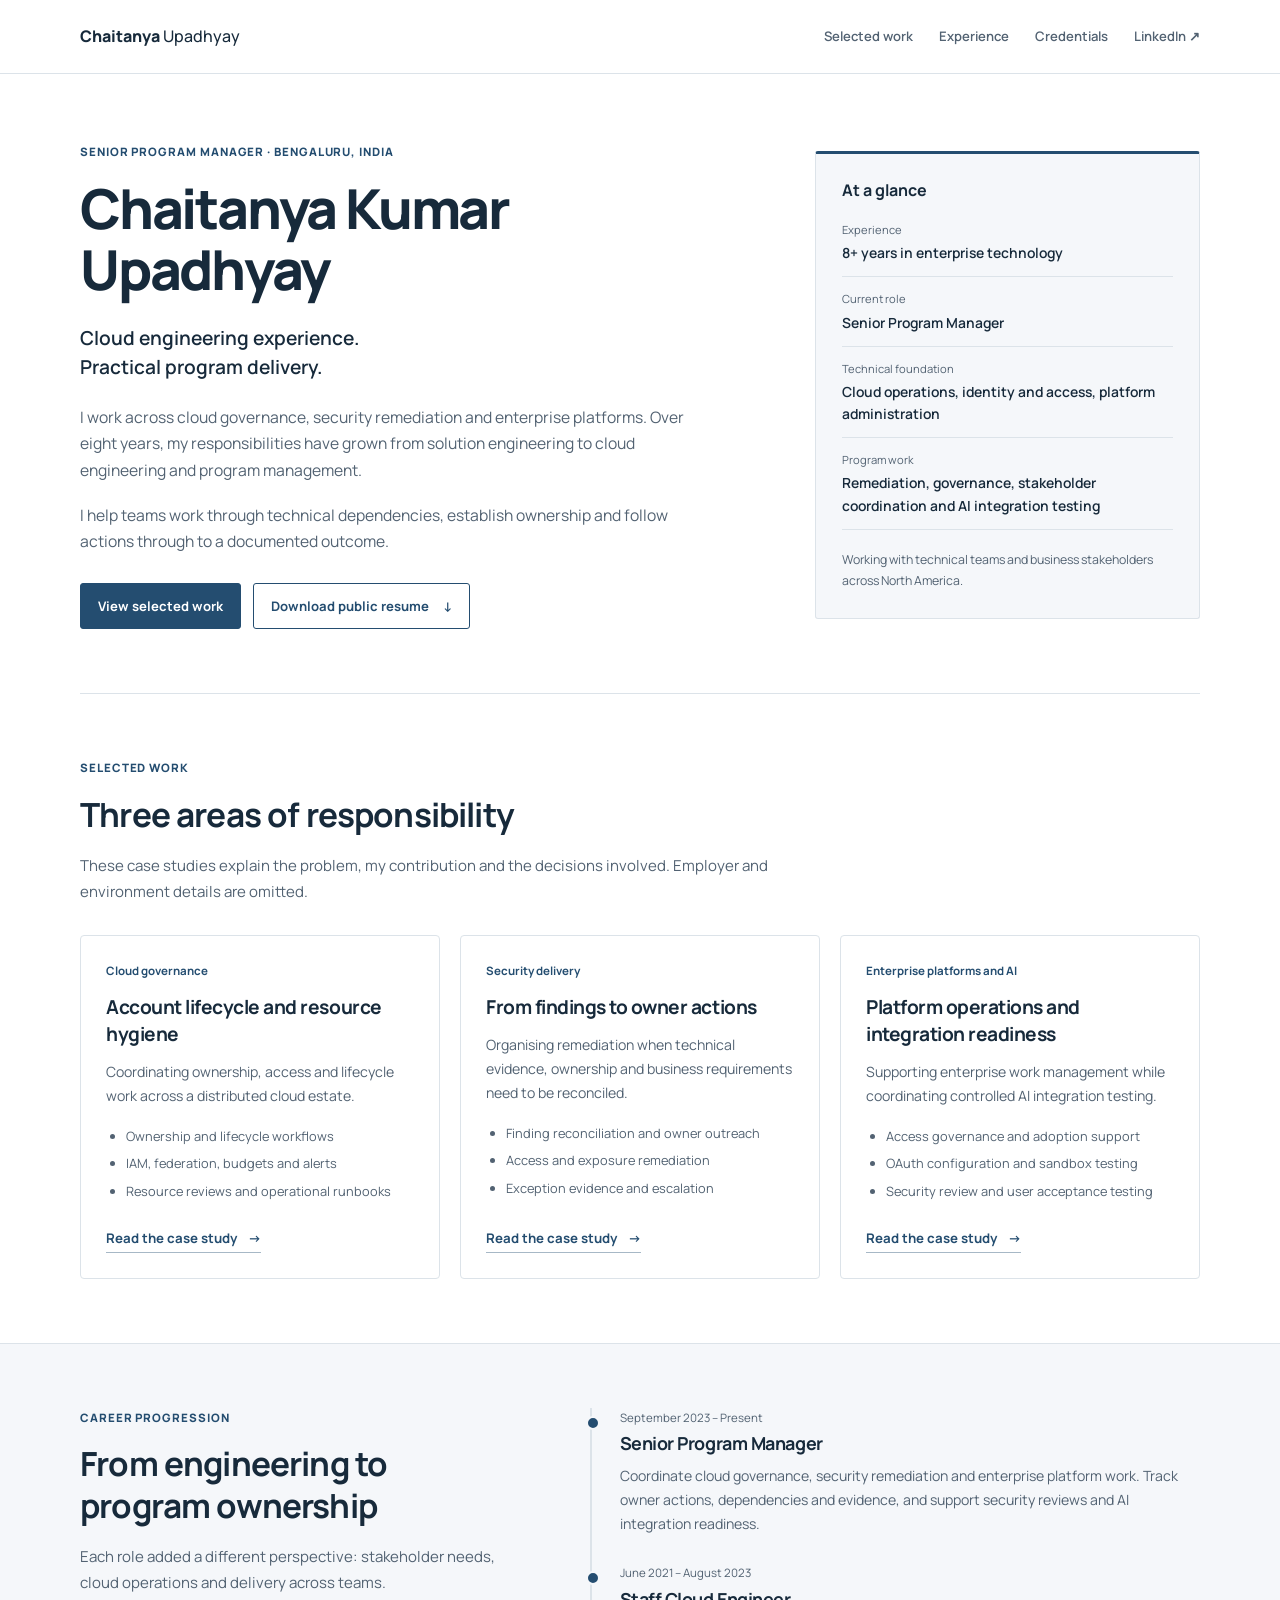
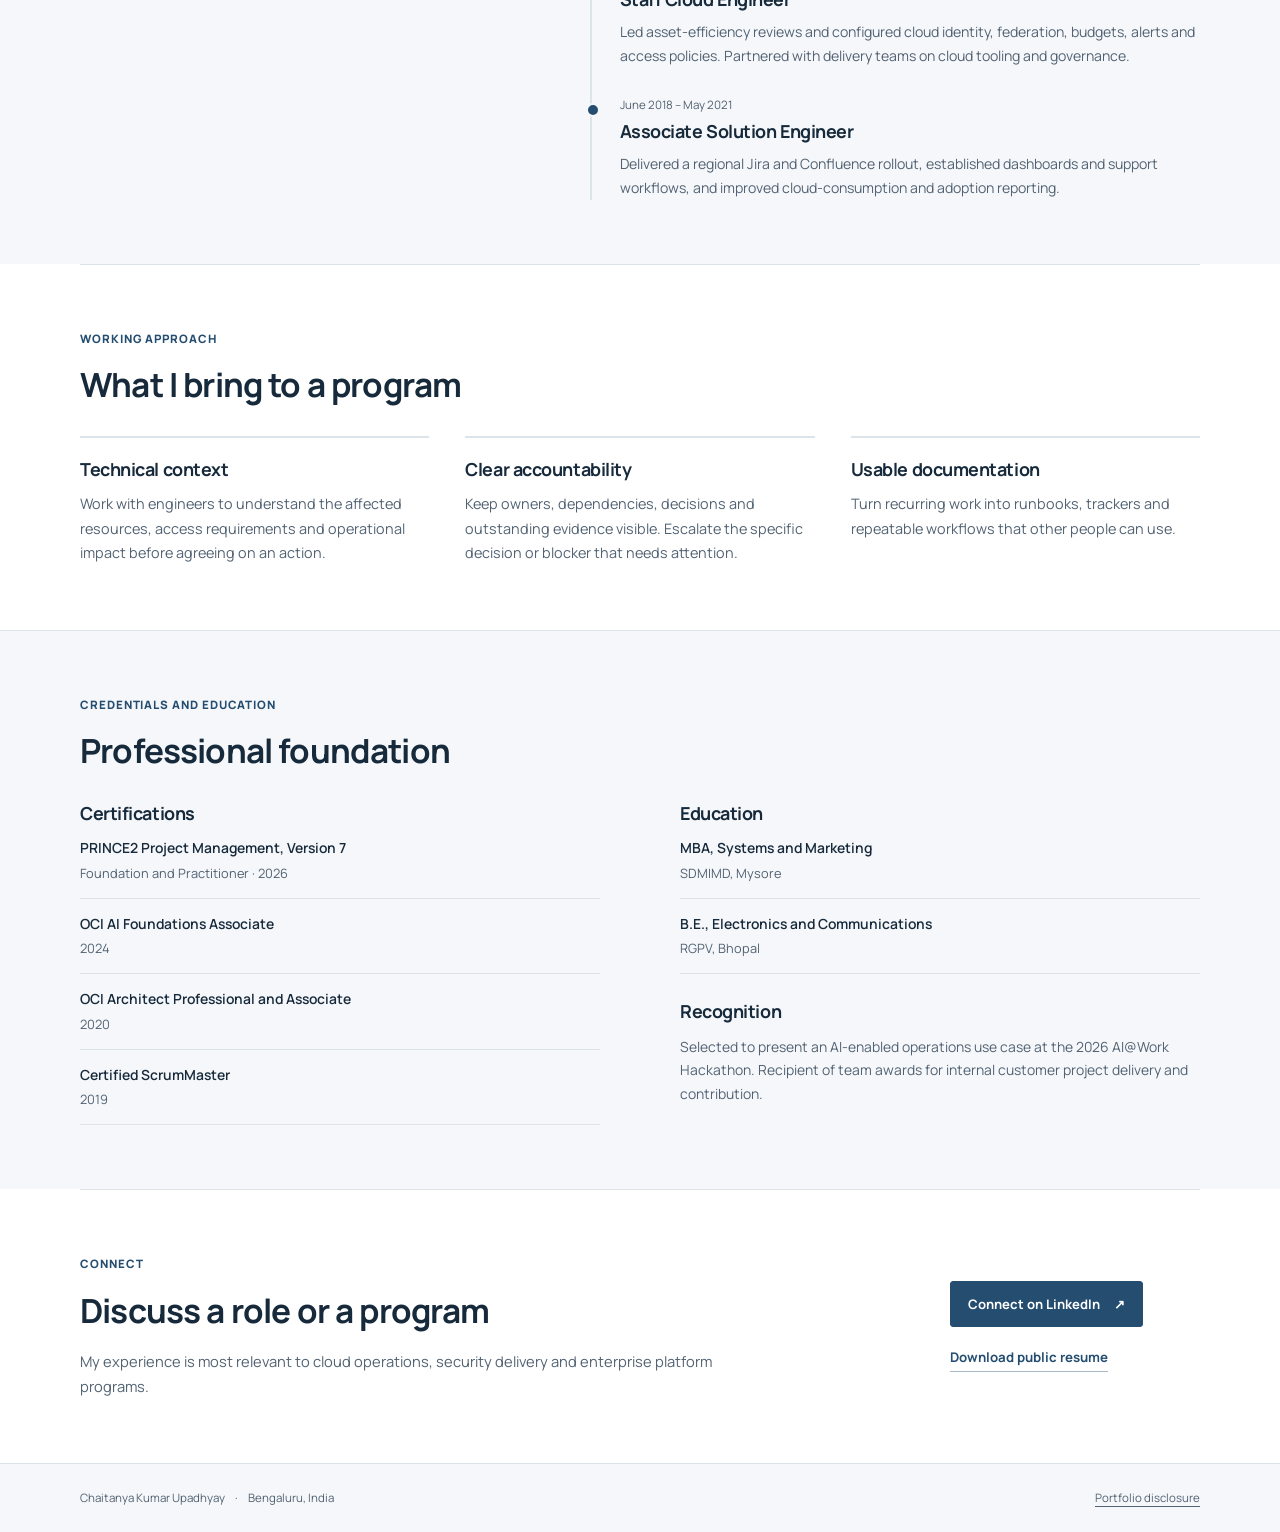
<file: index.html>
<!doctype html>
<html lang="en">
<head>
<meta charset="utf-8">
<meta name="viewport" content="width=device-width, initial-scale=1">
<meta name="description" content="Senior Program Manager with a cloud engineering background. Selected work in cloud governance, security remediation and enterprise platforms.">
<meta name="theme-color" content="#17324d">
<title>Senior Program Manager | Chaitanya Kumar Upadhyay</title>
<link rel="preconnect" href="https://fonts.googleapis.com">
<link rel="preconnect" href="https://fonts.gstatic.com" crossorigin>
<link href="https://fonts.googleapis.com/css2?family=Manrope:wght@400;500;600;700;800&display=swap" rel="stylesheet">
<link rel="stylesheet" href="styles.css">
</head>
<body>
<a class="skip-link" href="#main">Skip to content</a>
<header class="site-header">
<div class="header-inner">
<a class="wordmark" href="index.html" aria-label="Chaitanya Kumar Upadhyay home">Chaitanya <span>Upadhyay</span>
</a>
<nav aria-label="Primary navigation">
<a href="#work">Selected work</a>
<a href="#experience">Experience</a>
<a href="#credentials">Credentials</a>
<a href="https://www.linkedin.com/in/chaitanya-kumar-upadhyay-223477129/" target="_blank" rel="noopener noreferrer">LinkedIn <span aria-hidden="true">↗</span>
</a>
</nav>
</div>
</header>
<main id="main">
<section class="hero shell" aria-labelledby="hero-title">
 <div class="hero-copy">
<p class="eyebrow">Senior Program Manager · Bengaluru, India</p>
<h1 id="hero-title">Chaitanya Kumar<br>Upadhyay</h1>
<p class="lead">Cloud engineering experience.<br>Practical program delivery.</p>
<p class="intro">I work across cloud governance, security remediation and enterprise platforms. Over eight years, my responsibilities have grown from solution engineering to cloud engineering and program management.</p>
<p class="intro">I help teams work through technical dependencies, establish ownership and follow actions through to a documented outcome.</p>
<div class="actions">
<a class="button" href="#work">View selected work</a>
<a class="button secondary" href="assets/Chaitanya_Upadhyay_Public_Resume.pdf" download>Download public resume <span aria-hidden="true">↓</span>
</a>
</div>
</div>
 <aside class="profile-summary" aria-label="Professional overview">
<h2>At a glance</h2>
<dl>
<div>
<dt>Experience</dt>
<dd>8+ years in enterprise technology</dd>
</div>
<div>
<dt>Current role</dt>
<dd>Senior Program Manager</dd>
</div>
<div>
<dt>Technical foundation</dt>
<dd>Cloud operations, identity and access, platform administration</dd>
</div>
<div>
<dt>Program work</dt>
<dd>Remediation, governance, stakeholder coordination and AI integration testing</dd>
</div>
</dl>
<p>Working with technical teams and business stakeholders across North America.</p>
</aside>
</section>
<section id="work" class="section shell" aria-labelledby="work-title">
<div class="section-heading">
<p class="eyebrow">Selected work</p>
<h2 id="work-title">Three areas of responsibility</h2>
<p>These case studies explain the problem, my contribution and the decisions involved. Employer and environment details are omitted.</p>
</div>
<div class="case-grid">
<article class="case-card">
<p class="case-label">Cloud governance</p>
<h3>Account lifecycle and resource hygiene</h3>
<p>Coordinating ownership, access and lifecycle work across a distributed cloud estate.</p>
<ul>
<li>Ownership and lifecycle workflows</li>
<li>IAM, federation, budgets and alerts</li>
<li>Resource reviews and operational runbooks</li>
</ul>
<a class="text-link" href="cloud-governance.html">Read the case study <span aria-hidden="true">→</span>
</a>
</article>
<article class="case-card">
<p class="case-label">Security delivery</p>
<h3>From findings to owner actions</h3>
<p>Organising remediation when technical evidence, ownership and business requirements need to be reconciled.</p>
<ul>
<li>Finding reconciliation and owner outreach</li>
<li>Access and exposure remediation</li>
<li>Exception evidence and escalation</li>
</ul>
<a class="text-link" href="security-delivery.html">Read the case study <span aria-hidden="true">→</span>
</a>
</article>
<article class="case-card">
<p class="case-label">Enterprise platforms and AI</p>
<h3>Platform operations and integration readiness</h3>
<p>Supporting enterprise work management while coordinating controlled AI integration testing.</p>
<ul>
<li>Access governance and adoption support</li>
<li>OAuth configuration and sandbox testing</li>
<li>Security review and user acceptance testing</li>
</ul>
<a class="text-link" href="platform-ai.html">Read the case study <span aria-hidden="true">→</span>
</a>
</article>
</div>
</section>
<section id="experience" class="section section-tint" aria-labelledby="experience-title">
<div class="shell experience-layout">
<div class="section-heading">
<p class="eyebrow">Career progression</p>
<h2 id="experience-title">From engineering to program ownership</h2>
<p>Each role added a different perspective: stakeholder needs, cloud operations and delivery across teams.</p>
</div>
<div class="timeline">
<article>
<p class="date">September 2023 – Present</p>
<h3>Senior Program Manager</h3>
<p>Coordinate cloud governance, security remediation and enterprise platform work. Track owner actions, dependencies and evidence, and support security reviews and AI integration readiness.</p>
</article>
<article>
<p class="date">June 2021 – August 2023</p>
<h3>Staff Cloud Engineer</h3>
<p>Led asset-efficiency reviews and configured cloud identity, federation, budgets, alerts and access policies. Partnered with delivery teams on cloud tooling and governance.</p>
</article>
<article>
<p class="date">June 2018 – May 2021</p>
<h3>Associate Solution Engineer</h3>
<p>Delivered a regional Jira and Confluence rollout, established dashboards and support workflows, and improved cloud-consumption and adoption reporting.</p>
</article>
</div>
</div>
</section>
<section id="approach" class="section shell" aria-labelledby="approach-title">
<div class="section-heading">
<p class="eyebrow">Working approach</p>
<h2 id="approach-title">What I bring to a program</h2>
</div>
<div class="approach-grid">
<article>
<h3>Technical context</h3>
<p>Work with engineers to understand the affected resources, access requirements and operational impact before agreeing on an action.</p>
</article>
<article>
<h3>Clear accountability</h3>
<p>Keep owners, dependencies, decisions and outstanding evidence visible. Escalate the specific decision or blocker that needs attention.</p>
</article>
<article>
<h3>Usable documentation</h3>
<p>Turn recurring work into runbooks, trackers and repeatable workflows that other people can use.</p>
</article>
</div>
</section>
<section id="credentials" class="section section-tint" aria-labelledby="credentials-title">
<div class="shell">
<div class="section-heading">
<p class="eyebrow">Credentials and education</p>
<h2 id="credentials-title">Professional foundation</h2>
</div>
<div class="credentials-grid">
<div>
<h3>Certifications</h3>
<ul class="credential-list">
<li>
<strong>PRINCE2 Project Management, Version 7</strong>
<span>Foundation and Practitioner · 2026</span>
</li>
<li>
<strong>OCI AI Foundations Associate</strong>
<span>2024</span>
</li>
<li>
<strong>OCI Architect Professional and Associate</strong>
<span>2020</span>
</li>
<li>
<strong>Certified ScrumMaster</strong>
<span>2019</span>
</li>
</ul>
</div>
<div>
<h3>Education</h3>
<ul class="credential-list">
<li>
<strong>MBA, Systems and Marketing</strong>
<span>SDMIMD, Mysore</span>
</li>
<li>
<strong>B.E., Electronics and Communications</strong>
<span>RGPV, Bhopal</span>
</li>
</ul>
<h3 class="recognition-heading">Recognition</h3>
<p>Selected to present an AI-enabled operations use case at the 2026 AI@Work Hackathon. Recipient of team awards for internal customer project delivery and contribution.</p>
</div>
</div>
</div>
</section>
<section id="contact" class="section shell contact" aria-labelledby="contact-title">
<div>
<p class="eyebrow">Connect</p>
<h2 id="contact-title">Discuss a role or a program</h2>
<p>My experience is most relevant to cloud operations, security delivery and enterprise platform programs.</p>
</div>
<div class="actions">
<a class="button" href="https://www.linkedin.com/in/chaitanya-kumar-upadhyay-223477129/" target="_blank" rel="noopener noreferrer">Connect on LinkedIn <span aria-hidden="true">↗</span>
</a>
<a class="text-link" href="assets/Chaitanya_Upadhyay_Public_Resume.pdf" download>Download public resume</a>
</div>
</section>
</main>
<footer class="site-footer">
<div>
<p>Chaitanya Kumar Upadhyay <span class="footer-separator">·</span> Bengaluru, India</p>
<a href="disclaimer.html">Portfolio disclosure</a>
</div>
</footer>
</body>
</html>
</file>
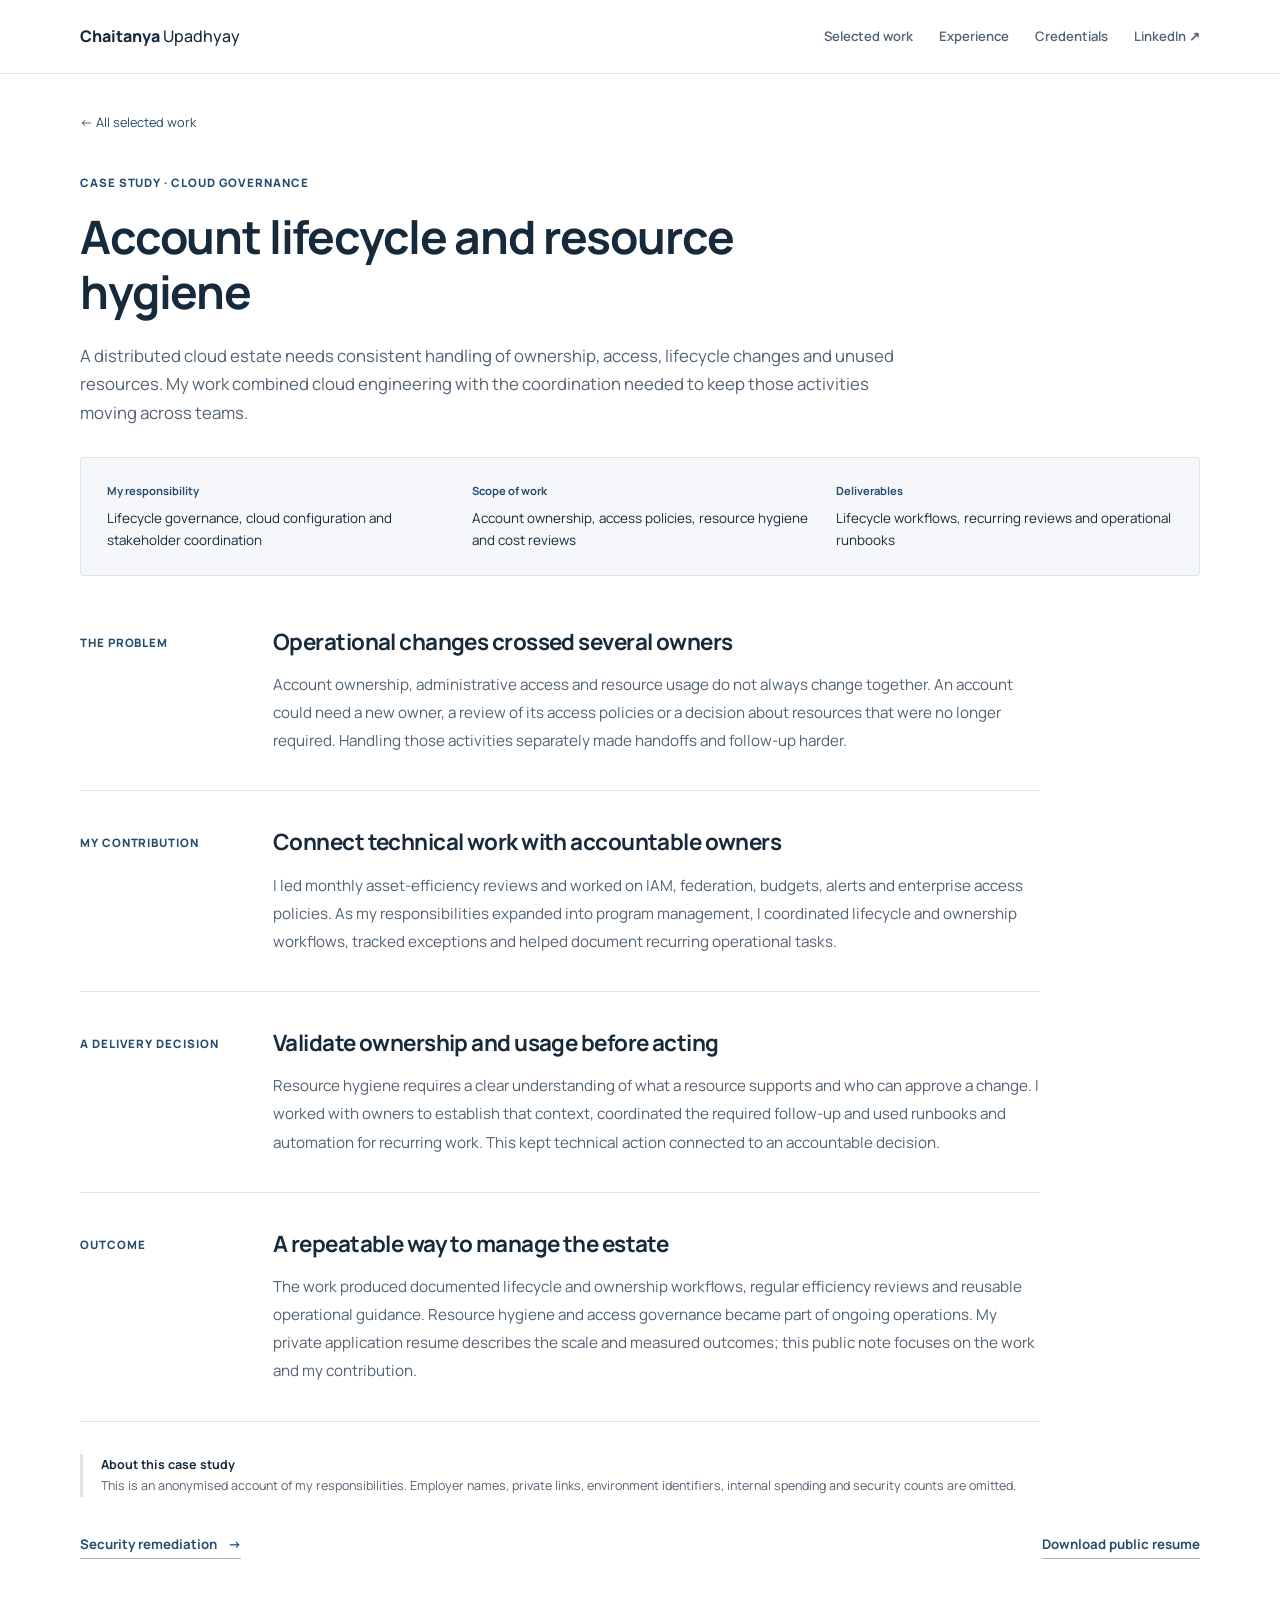
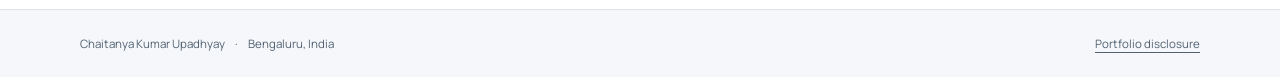
<file: cloud-governance.html>
<!doctype html>
<html lang="en">
<head>
<meta charset="utf-8">
<meta name="viewport" content="width=device-width, initial-scale=1">
<meta name="description" content="A distributed cloud estate needs consistent handling of ownership, access, lifecycle changes and unused resources. My work combined cloud engineering with the coordination needed to keep those activities moving across teams.">
<meta name="theme-color" content="#17324d">
<title>Account lifecycle and resource hygiene | Chaitanya Kumar Upadhyay</title>
<link rel="preconnect" href="https://fonts.googleapis.com">
<link rel="preconnect" href="https://fonts.gstatic.com" crossorigin>
<link href="https://fonts.googleapis.com/css2?family=Manrope:wght@400;500;600;700;800&display=swap" rel="stylesheet">
<link rel="stylesheet" href="styles.css">
</head>
<body>
<a class="skip-link" href="#main">Skip to content</a>
<header class="site-header">
<div class="header-inner">
<a class="wordmark" href="index.html" aria-label="Chaitanya Kumar Upadhyay home">Chaitanya <span>Upadhyay</span>
</a>
<nav aria-label="Primary navigation">
<a href="index.html#work">Selected work</a>
<a href="index.html#experience">Experience</a>
<a href="index.html#credentials">Credentials</a>
<a href="https://www.linkedin.com/in/chaitanya-kumar-upadhyay-223477129/" target="_blank" rel="noopener noreferrer">LinkedIn <span aria-hidden="true">↗</span>
</a>
</nav>
</div>
</header>
<main id="main" class="case-main shell">
<a class="back-link" href="index.html#work">← All selected work</a>
<header class="case-hero">
<p class="eyebrow">Case study · Cloud governance</p>
<h1>Account lifecycle and resource hygiene</h1>
<p class="case-intro">A distributed cloud estate needs consistent handling of ownership, access, lifecycle changes and unused resources. My work combined cloud engineering with the coordination needed to keep those activities moving across teams.</p>
</header>
<dl class="case-facts">
<div>
<dt>My responsibility</dt>
<dd>Lifecycle governance, cloud configuration and stakeholder coordination</dd>
</div>
<div>
<dt>Scope of work</dt>
<dd>Account ownership, access policies, resource hygiene and cost reviews</dd>
</div>
<div>
<dt>Deliverables</dt>
<dd>Lifecycle workflows, recurring reviews and operational runbooks</dd>
</div>
</dl>
<div class="case-body">
<section class="case-section">
<p class="eyebrow">The problem</p>
<div>
<h2>Operational changes crossed several owners</h2>
<p>Account ownership, administrative access and resource usage do not always change together. An account could need a new owner, a review of its access policies or a decision about resources that were no longer required. Handling those activities separately made handoffs and follow-up harder.</p>
</div>
</section>
<section class="case-section">
<p class="eyebrow">My contribution</p>
<div>
<h2>Connect technical work with accountable owners</h2>
<p>I led monthly asset-efficiency reviews and worked on IAM, federation, budgets, alerts and enterprise access policies. As my responsibilities expanded into program management, I coordinated lifecycle and ownership workflows, tracked exceptions and helped document recurring operational tasks.</p>
</div>
</section>
<section class="case-section">
<p class="eyebrow">A delivery decision</p>
<div>
<h2>Validate ownership and usage before acting</h2>
<p>Resource hygiene requires a clear understanding of what a resource supports and who can approve a change. I worked with owners to establish that context, coordinated the required follow-up and used runbooks and automation for recurring work. This kept technical action connected to an accountable decision.</p>
</div>
</section>
<section class="case-section">
<p class="eyebrow">Outcome</p>
<div>
<h2>A repeatable way to manage the estate</h2>
<p>The work produced documented lifecycle and ownership workflows, regular efficiency reviews and reusable operational guidance. Resource hygiene and access governance became part of ongoing operations. My private application resume describes the scale and measured outcomes; this public note focuses on the work and my contribution.</p>
</div>
</section>
</div>
<aside class="case-context">
<strong>About this case study</strong>
<p>This is an anonymised account of my responsibilities. Employer names, private links, environment identifiers, internal spending and security counts are omitted.</p>
</aside>
<div class="case-end">
<a class="text-link" href="security-delivery.html">Security remediation <span aria-hidden="true">→</span>
</a>
<a class="text-link" href="assets/Chaitanya_Upadhyay_Public_Resume.pdf" download>Download public resume</a>
</div>
</main>
<footer class="site-footer">
<div>
<p>Chaitanya Kumar Upadhyay <span class="footer-separator">·</span> Bengaluru, India</p>
<a href="disclaimer.html">Portfolio disclosure</a>
</div>
</footer>
</body>
</html>
</file>
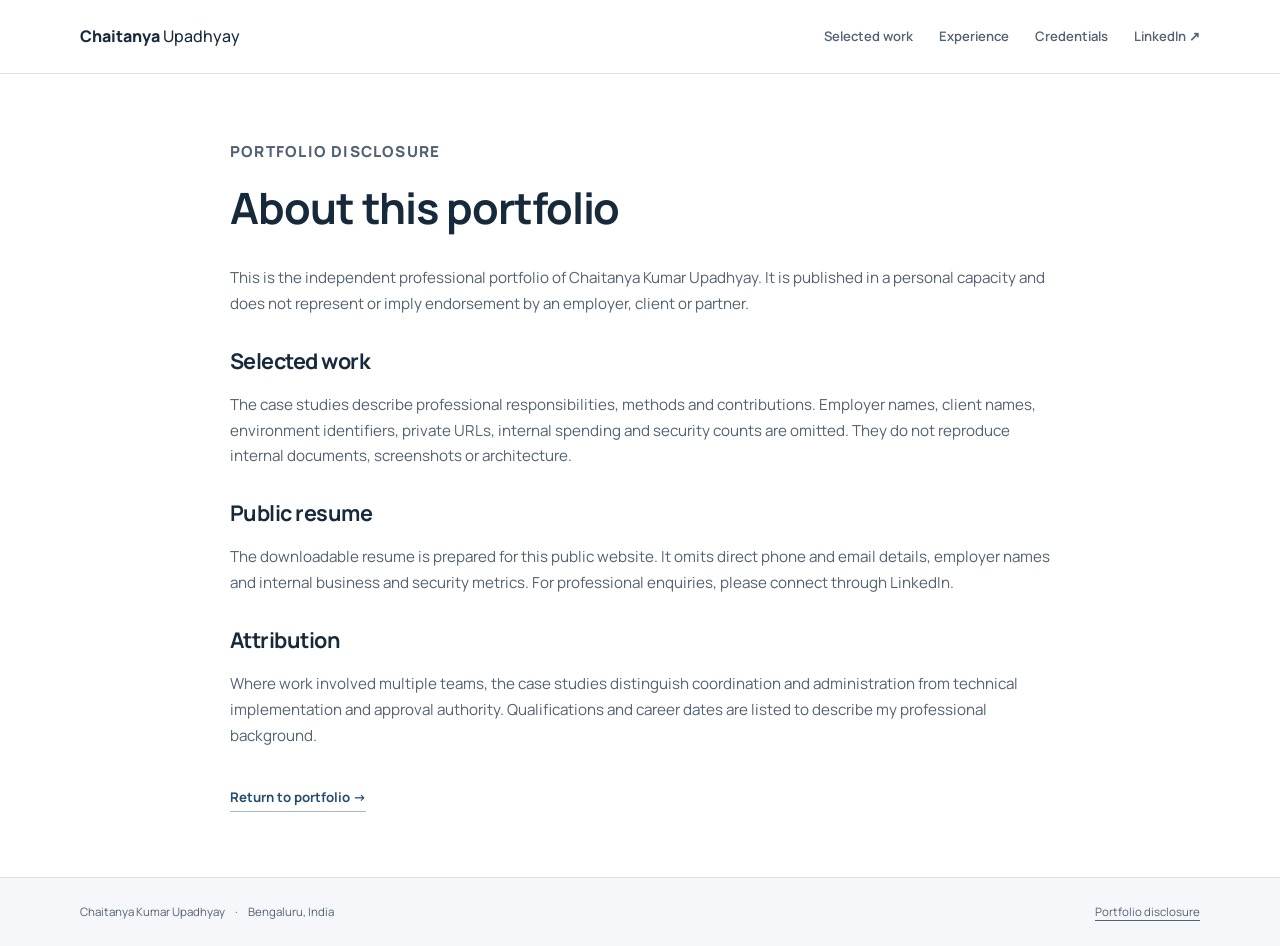
<file: disclaimer.html>
<!doctype html>
<html lang="en">
<head>
<meta charset="utf-8">
<meta name="viewport" content="width=device-width, initial-scale=1">
<meta name="description" content="Information about this independent professional portfolio.">
<meta name="theme-color" content="#17324d">
<title>Portfolio disclosure | Chaitanya Kumar Upadhyay</title>
<link rel="preconnect" href="https://fonts.googleapis.com">
<link rel="preconnect" href="https://fonts.gstatic.com" crossorigin>
<link href="https://fonts.googleapis.com/css2?family=Manrope:wght@400;500;600;700;800&display=swap" rel="stylesheet">
<link rel="stylesheet" href="styles.css">
</head>
<body>
<a class="skip-link" href="#main">Skip to content</a>
<header class="site-header">
<div class="header-inner">
<a class="wordmark" href="index.html" aria-label="Chaitanya Kumar Upadhyay home">Chaitanya <span>Upadhyay</span>
</a>
<nav aria-label="Primary navigation">
<a href="index.html#work">Selected work</a>
<a href="index.html#experience">Experience</a>
<a href="index.html#credentials">Credentials</a>
<a href="https://www.linkedin.com/in/chaitanya-kumar-upadhyay-223477129/" target="_blank" rel="noopener noreferrer">LinkedIn <span aria-hidden="true">↗</span>
</a>
</nav>
</div>
</header>
<main id="main" class="shell disclosure">
<p class="eyebrow">Portfolio disclosure</p>
<h1>About this portfolio</h1>
<p>This is the independent professional portfolio of Chaitanya Kumar Upadhyay. It is published in a personal capacity and does not represent or imply endorsement by an employer, client or partner.</p>
<h2>Selected work</h2>
<p>The case studies describe professional responsibilities, methods and contributions. Employer names, client names, environment identifiers, private URLs, internal spending and security counts are omitted. They do not reproduce internal documents, screenshots or architecture.</p>
<h2>Public resume</h2>
<p>The downloadable resume is prepared for this public website. It omits direct phone and email details, employer names and internal business and security metrics. For professional enquiries, please connect through LinkedIn.</p>
<h2>Attribution</h2>
<p>Where work involved multiple teams, the case studies distinguish coordination and administration from technical implementation and approval authority. Qualifications and career dates are listed to describe my professional background.</p>
<a class="text-link" href="index.html">Return to portfolio →</a>
</main>
<footer class="site-footer">
<div>
<p>Chaitanya Kumar Upadhyay <span class="footer-separator">·</span> Bengaluru, India</p>
<a href="disclaimer.html">Portfolio disclosure</a>
</div>
</footer>
</body>
</html>
</file>
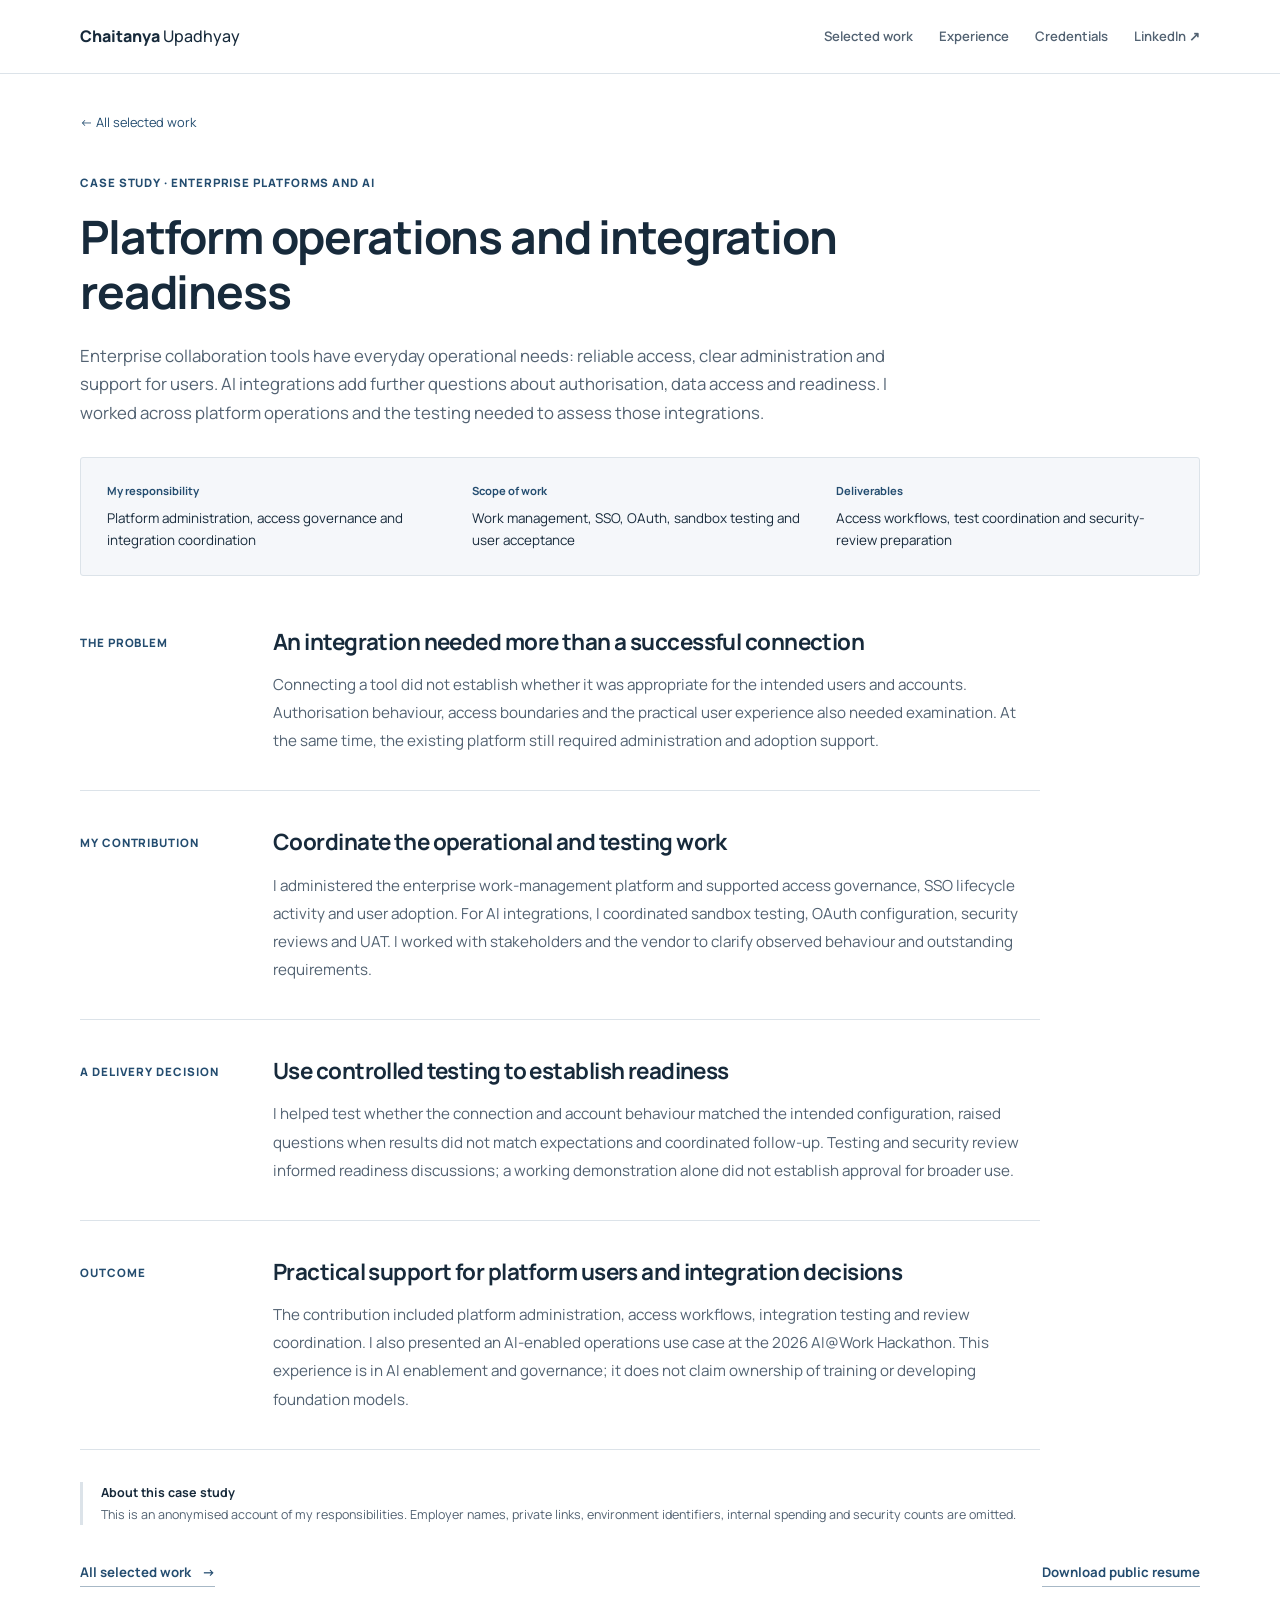
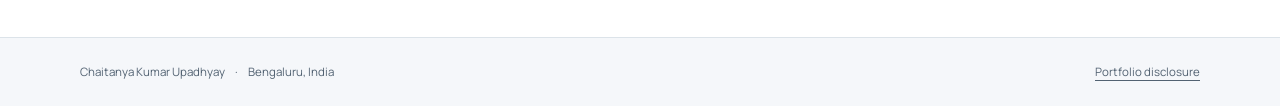
<file: platform-ai.html>
<!doctype html>
<html lang="en">
<head>
<meta charset="utf-8">
<meta name="viewport" content="width=device-width, initial-scale=1">
<meta name="description" content="Enterprise collaboration tools have everyday operational needs: reliable access, clear administration and support for users. AI integrations add further questions about authorisation, data access and readiness. I worked across platform operations and the testing needed to assess those integrations.">
<meta name="theme-color" content="#17324d">
<title>Platform operations and integration readiness | Chaitanya Kumar Upadhyay</title>
<link rel="preconnect" href="https://fonts.googleapis.com">
<link rel="preconnect" href="https://fonts.gstatic.com" crossorigin>
<link href="https://fonts.googleapis.com/css2?family=Manrope:wght@400;500;600;700;800&display=swap" rel="stylesheet">
<link rel="stylesheet" href="styles.css">
</head>
<body>
<a class="skip-link" href="#main">Skip to content</a>
<header class="site-header">
<div class="header-inner">
<a class="wordmark" href="index.html" aria-label="Chaitanya Kumar Upadhyay home">Chaitanya <span>Upadhyay</span>
</a>
<nav aria-label="Primary navigation">
<a href="index.html#work">Selected work</a>
<a href="index.html#experience">Experience</a>
<a href="index.html#credentials">Credentials</a>
<a href="https://www.linkedin.com/in/chaitanya-kumar-upadhyay-223477129/" target="_blank" rel="noopener noreferrer">LinkedIn <span aria-hidden="true">↗</span>
</a>
</nav>
</div>
</header>
<main id="main" class="case-main shell">
<a class="back-link" href="index.html#work">← All selected work</a>
<header class="case-hero">
<p class="eyebrow">Case study · Enterprise platforms and AI</p>
<h1>Platform operations and integration readiness</h1>
<p class="case-intro">Enterprise collaboration tools have everyday operational needs: reliable access, clear administration and support for users. AI integrations add further questions about authorisation, data access and readiness. I worked across platform operations and the testing needed to assess those integrations.</p>
</header>
<dl class="case-facts">
<div>
<dt>My responsibility</dt>
<dd>Platform administration, access governance and integration coordination</dd>
</div>
<div>
<dt>Scope of work</dt>
<dd>Work management, SSO, OAuth, sandbox testing and user acceptance</dd>
</div>
<div>
<dt>Deliverables</dt>
<dd>Access workflows, test coordination and security-review preparation</dd>
</div>
</dl>
<div class="case-body">
<section class="case-section">
<p class="eyebrow">The problem</p>
<div>
<h2>An integration needed more than a successful connection</h2>
<p>Connecting a tool did not establish whether it was appropriate for the intended users and accounts. Authorisation behaviour, access boundaries and the practical user experience also needed examination. At the same time, the existing platform still required administration and adoption support.</p>
</div>
</section>
<section class="case-section">
<p class="eyebrow">My contribution</p>
<div>
<h2>Coordinate the operational and testing work</h2>
<p>I administered the enterprise work-management platform and supported access governance, SSO lifecycle activity and user adoption. For AI integrations, I coordinated sandbox testing, OAuth configuration, security reviews and UAT. I worked with stakeholders and the vendor to clarify observed behaviour and outstanding requirements.</p>
</div>
</section>
<section class="case-section">
<p class="eyebrow">A delivery decision</p>
<div>
<h2>Use controlled testing to establish readiness</h2>
<p>I helped test whether the connection and account behaviour matched the intended configuration, raised questions when results did not match expectations and coordinated follow-up. Testing and security review informed readiness discussions; a working demonstration alone did not establish approval for broader use.</p>
</div>
</section>
<section class="case-section">
<p class="eyebrow">Outcome</p>
<div>
<h2>Practical support for platform users and integration decisions</h2>
<p>The contribution included platform administration, access workflows, integration testing and review coordination. I also presented an AI-enabled operations use case at the 2026 AI@Work Hackathon. This experience is in AI enablement and governance; it does not claim ownership of training or developing foundation models.</p>
</div>
</section>
</div>
<aside class="case-context">
<strong>About this case study</strong>
<p>This is an anonymised account of my responsibilities. Employer names, private links, environment identifiers, internal spending and security counts are omitted.</p>
</aside>
<div class="case-end">
<a class="text-link" href="index.html#work">All selected work <span aria-hidden="true">→</span>
</a>
<a class="text-link" href="assets/Chaitanya_Upadhyay_Public_Resume.pdf" download>Download public resume</a>
</div>
</main>
<footer class="site-footer">
<div>
<p>Chaitanya Kumar Upadhyay <span class="footer-separator">·</span> Bengaluru, India</p>
<a href="disclaimer.html">Portfolio disclosure</a>
</div>
</footer>
</body>
</html>
</file>
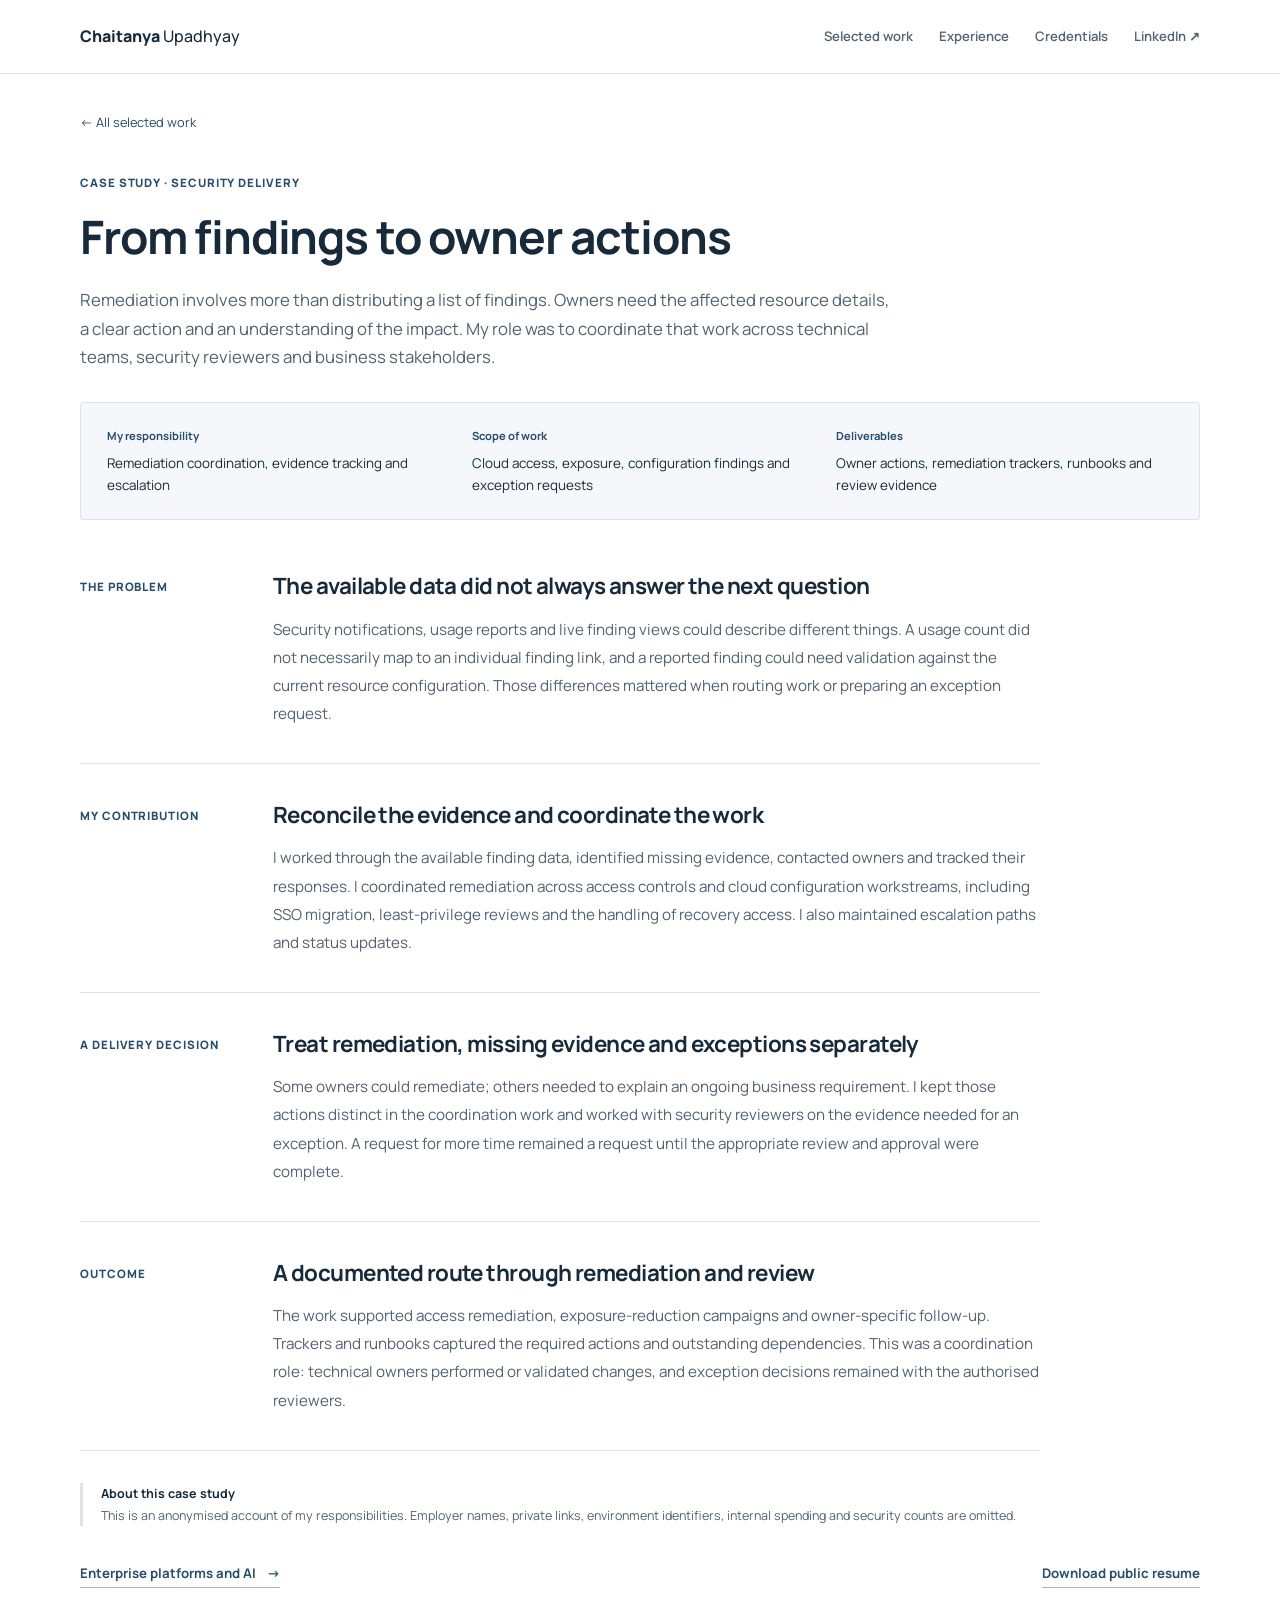
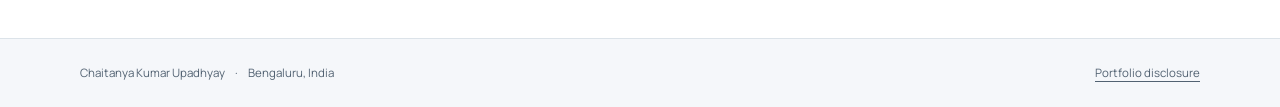
<file: security-delivery.html>
<!doctype html>
<html lang="en">
<head>
<meta charset="utf-8">
<meta name="viewport" content="width=device-width, initial-scale=1">
<meta name="description" content="Remediation involves more than distributing a list of findings. Owners need the affected resource details, a clear action and an understanding of the impact. My role was to coordinate that work across technical teams, security reviewers and business stakeholders.">
<meta name="theme-color" content="#17324d">
<title>From findings to owner actions | Chaitanya Kumar Upadhyay</title>
<link rel="preconnect" href="https://fonts.googleapis.com">
<link rel="preconnect" href="https://fonts.gstatic.com" crossorigin>
<link href="https://fonts.googleapis.com/css2?family=Manrope:wght@400;500;600;700;800&display=swap" rel="stylesheet">
<link rel="stylesheet" href="styles.css">
</head>
<body>
<a class="skip-link" href="#main">Skip to content</a>
<header class="site-header">
<div class="header-inner">
<a class="wordmark" href="index.html" aria-label="Chaitanya Kumar Upadhyay home">Chaitanya <span>Upadhyay</span>
</a>
<nav aria-label="Primary navigation">
<a href="index.html#work">Selected work</a>
<a href="index.html#experience">Experience</a>
<a href="index.html#credentials">Credentials</a>
<a href="https://www.linkedin.com/in/chaitanya-kumar-upadhyay-223477129/" target="_blank" rel="noopener noreferrer">LinkedIn <span aria-hidden="true">↗</span>
</a>
</nav>
</div>
</header>
<main id="main" class="case-main shell">
<a class="back-link" href="index.html#work">← All selected work</a>
<header class="case-hero">
<p class="eyebrow">Case study · Security delivery</p>
<h1>From findings to owner actions</h1>
<p class="case-intro">Remediation involves more than distributing a list of findings. Owners need the affected resource details, a clear action and an understanding of the impact. My role was to coordinate that work across technical teams, security reviewers and business stakeholders.</p>
</header>
<dl class="case-facts">
<div>
<dt>My responsibility</dt>
<dd>Remediation coordination, evidence tracking and escalation</dd>
</div>
<div>
<dt>Scope of work</dt>
<dd>Cloud access, exposure, configuration findings and exception requests</dd>
</div>
<div>
<dt>Deliverables</dt>
<dd>Owner actions, remediation trackers, runbooks and review evidence</dd>
</div>
</dl>
<div class="case-body">
<section class="case-section">
<p class="eyebrow">The problem</p>
<div>
<h2>The available data did not always answer the next question</h2>
<p>Security notifications, usage reports and live finding views could describe different things. A usage count did not necessarily map to an individual finding link, and a reported finding could need validation against the current resource configuration. Those differences mattered when routing work or preparing an exception request.</p>
</div>
</section>
<section class="case-section">
<p class="eyebrow">My contribution</p>
<div>
<h2>Reconcile the evidence and coordinate the work</h2>
<p>I worked through the available finding data, identified missing evidence, contacted owners and tracked their responses. I coordinated remediation across access controls and cloud configuration workstreams, including SSO migration, least-privilege reviews and the handling of recovery access. I also maintained escalation paths and status updates.</p>
</div>
</section>
<section class="case-section">
<p class="eyebrow">A delivery decision</p>
<div>
<h2>Treat remediation, missing evidence and exceptions separately</h2>
<p>Some owners could remediate; others needed to explain an ongoing business requirement. I kept those actions distinct in the coordination work and worked with security reviewers on the evidence needed for an exception. A request for more time remained a request until the appropriate review and approval were complete.</p>
</div>
</section>
<section class="case-section">
<p class="eyebrow">Outcome</p>
<div>
<h2>A documented route through remediation and review</h2>
<p>The work supported access remediation, exposure-reduction campaigns and owner-specific follow-up. Trackers and runbooks captured the required actions and outstanding dependencies. This was a coordination role: technical owners performed or validated changes, and exception decisions remained with the authorised reviewers.</p>
</div>
</section>
</div>
<aside class="case-context">
<strong>About this case study</strong>
<p>This is an anonymised account of my responsibilities. Employer names, private links, environment identifiers, internal spending and security counts are omitted.</p>
</aside>
<div class="case-end">
<a class="text-link" href="platform-ai.html">Enterprise platforms and AI <span aria-hidden="true">→</span>
</a>
<a class="text-link" href="assets/Chaitanya_Upadhyay_Public_Resume.pdf" download>Download public resume</a>
</div>
</main>
<footer class="site-footer">
<div>
<p>Chaitanya Kumar Upadhyay <span class="footer-separator">·</span> Bengaluru, India</p>
<a href="disclaimer.html">Portfolio disclosure</a>
</div>
</footer>
</body>
</html>
</file>
<file: styles.css>
:root {
  --ink:#172a3b;
  --muted:#526272;
  --accent:#244d70;
  --paper:#fff;
  --tint:#f5f7fa;
  --line:#dce3e9;
  --max:1120px;
}
* {
  box-sizing:border-box;
}
html {
  scroll-behavior:smooth;
  scroll-padding-top:30px;
}
body {
  margin:0;
  color:var(--ink);
  background:var(--paper);
  font-family:Manrope,Arial,sans-serif;
  font-size:16px;
  line-height:1.7;
}
a {
  color:var(--accent);
  text-underline-offset:4px;
}
a:hover {
  text-decoration-thickness:2px;
}
a:focus-visible,button:focus-visible {
  outline:3px solid #6089ad;
  outline-offset:5px;
}
h1,h2,h3,p {
  margin-top:0;
}
h1,h2,h3 {
  line-height:1.25;
  letter-spacing:-.025em;
}
h2 {
  font-size:clamp(1.65rem,2.6vw,2.1rem);
  font-weight:700;
  margin-bottom:18px;
}
h3 {
  font-size:1.12rem;
  font-weight:700;
  margin-bottom:12px;
}
p {
  margin-bottom:18px;
}
ul {
  padding-left:20px;
}
.shell {
  width:min(var(--max),calc(100% - 80px));
  margin-inline:auto;
}
.skip-link {
  position:absolute;
  left:20px;
  top:-80px;
  padding:10px 16px;
  z-index:20;
  background:#fff;
}
.skip-link:focus {
  top:12px;
}
.site-header {
  border-bottom:1px solid var(--line);
}
.header-inner {
  width:min(var(--max),calc(100% - 80px));
  margin:auto;
  display:flex;
  justify-content:space-between;
  align-items:center;
  gap:24px;
  padding-block:23px;
}
.wordmark {
  text-decoration:none;
  font-size:1rem;
  font-weight:800;
  color:var(--ink);
  white-space:nowrap;
}
.wordmark span {
  font-weight:500;
}
nav {
  display:flex;
  gap:26px;
  flex-wrap:wrap;
}
nav a {
  font-size:.82rem;
  text-decoration:none;
  color:var(--muted);
  font-weight:600;
}
nav a:hover {
  color:var(--accent);
}
.eyebrow {
  color:var(--accent);
  font-size:.72rem;
  letter-spacing:.08em;
  text-transform:uppercase;
  font-weight:800;
  margin-bottom:16px;
}
.hero {
  padding-block:68px 64px;
  display:grid;
  grid-template-columns:minmax(0,1.7fr) minmax(260px,1fr);
  gap:80px;
  align-items:start;
}
.hero h1 {
  font-size:clamp(2.45rem,4.3vw,3.9rem);
  line-height:1.12;
  margin-bottom:23px;
  letter-spacing:-.04em;
  font-weight:800;
}
.lead {
  font-size:1.2rem;
  line-height:1.5;
  font-weight:600;
  margin-bottom:22px;
}
.intro {
  font-size:.98rem;
  color:var(--muted);
  max-width:630px;
}
.actions {
  display:flex;
  gap:12px;
  align-items:center;
  flex-wrap:wrap;
  margin-top:28px;
}
.button {
  display:inline-flex;
  align-items:center;
  gap:14px;
  padding:11px 17px;
  border:1px solid var(--accent);
  border-radius:3px;
  color:#fff;
  background:var(--accent);
  text-decoration:none;
  font-size:.82rem;
  font-weight:700;
}
.button:hover {
  background:#173b59;
  text-decoration:none;
}
.button.secondary {
  background:#fff;
  color:var(--accent);
}
.button.secondary:hover {
  background:var(--tint);
}
.profile-summary {
  margin-top:9px;
  border:1px solid var(--line);
  border-top:3px solid var(--accent);
  padding:26px;
  background:var(--tint);
  border-radius:3px;
}
.profile-summary h2 {
  font-size:1rem;
  letter-spacing:0;
  margin-bottom:20px;
}
.profile-summary dl {
  margin:0;
}
.profile-summary dl div {
  padding:12px 0;
  border-bottom:1px solid var(--line);
}
.profile-summary dl div:first-child {
  padding-top:0;
}
.profile-summary dt {
  font-size:.7rem;
  color:var(--muted);
  margin-bottom:3px;
}
.profile-summary dd {
  margin:0;
  font-size:.87rem;
  line-height:1.6;
  font-weight:600;
}
.profile-summary>p {
  font-size:.77rem;
  line-height:1.7;
  color:var(--muted);
  margin:20px 0 0;
}
.section {
  padding-block:64px;
  border-top:1px solid var(--line);
}
.section-heading {
  max-width:720px;
  margin-bottom:30px;
}
.section-heading>p:last-child {
  color:var(--muted);
  font-size:.94rem;
}
.case-grid {
  display:grid;
  grid-template-columns:repeat(3,minmax(0,1fr));
  gap:20px;
}
.case-card {
  border:1px solid var(--line);
  border-radius:4px;
  padding:25px;
  display:flex;
  flex-direction:column;
  align-items:start;
  background:#fff;
}
.case-label {
  font-size:.72rem;
  color:var(--accent);
  font-weight:700;
  margin-bottom:14px;
}
.case-card h3 {
  font-size:1.2rem;
  line-height:1.4;
}
.case-card>p:not(.case-label) {
  font-size:.88rem;
  color:var(--muted);
}
.case-card ul {
  font-size:.8rem;
  color:var(--muted);
  margin-top:0;
  margin-bottom:24px;
}
.case-card li+li {
  margin-top:6px;
}
.text-link {
  font-size:.83rem;
  font-weight:700;
  text-decoration:none;
  border-bottom:1px solid #a7b8c6;
  padding-bottom:2px;
}
.case-card .text-link {
  margin-top:auto;
}
.text-link span {
  margin-left:8px;
}
.section-tint {
  background:var(--tint);
}
.experience-layout {
  display:grid;
  grid-template-columns:.9fr 1.25fr;
  gap:70px;
}
.timeline {
  border-left:2px solid var(--line);
  padding-left:28px;
}
.timeline article {
  position:relative;
  padding-bottom:27px;
}
.timeline article:last-child {
  padding-bottom:0;
}
.timeline article:before {
  content:"";
  width:10px;
  height:10px;
  border-radius:50%;
  background:var(--accent);
  position:absolute;
  left:-34px;
  top:8px;
  border:2px solid var(--tint);
}
.date {
  font-size:.72rem;
  color:var(--muted);
  margin-bottom:5px;
}
.timeline h3 {
  margin-bottom:10px;
}
.timeline article>p:last-child {
  font-size:.88rem;
  color:var(--muted);
  margin-bottom:0;
}
.approach-grid {
  display:grid;
  grid-template-columns:repeat(3,minmax(0,1fr));
  gap:36px;
}
.approach-grid article {
  border-top:2px solid var(--line);
  padding-top:20px;
}
.approach-grid p {
  font-size:.9rem;
  color:var(--muted);
  margin-bottom:0;
}
.credentials-grid {
  display:grid;
  grid-template-columns:1fr 1fr;
  gap:80px;
}
.credential-list {
  padding:0;
  list-style:none;
  margin:0;
}
.credential-list li {
  padding-block:13px;
  border-bottom:1px solid var(--line);
}
.credential-list li:first-child {
  padding-top:0;
}
.credential-list strong {
  display:block;
  font-size:.87rem;
  font-weight:600;
}
.credential-list span {
  display:block;
  font-size:.8rem;
  color:var(--muted);
  margin-top:3px;
}
.recognition-heading {
  margin-top:26px;
}
.credentials-grid p {
  font-size:.87rem;
  color:var(--muted);
}
.contact {
  display:flex;
  justify-content:space-between;
  gap:50px;
  align-items:center;
}
.contact p:last-child {
  max-width:650px;
  color:var(--muted);
  font-size:.92rem;
  margin-bottom:0;
}
.contact .actions {
  margin-top:0;
  max-width:250px;
}
.contact .text-link {
  margin-top:7px;
}
.site-footer {
  border-top:1px solid var(--line);
  background:var(--tint);
}
.site-footer>div {
  width:min(var(--max),calc(100% - 80px));
  margin:auto;
  display:flex;
  justify-content:space-between;
  gap:20px;
  padding-block:24px;
  font-size:.72rem;
  color:var(--muted);
}
.site-footer p {
  margin:0;
}
.site-footer a {
  color:var(--muted);
}
.footer-separator {
  margin:0 8px;
}
.case-main {
  padding-block:34px 50px;
}
.back-link {
  font-size:.8rem;
  text-decoration:none;
}
.case-hero {
  padding-block:38px 30px;
  max-width:820px;
}
.case-hero h1 {
  font-size:clamp(2rem,3.6vw,3rem);
  line-height:1.2;
  max-width:800px;
  margin-bottom:22px;
}
.case-intro {
  font-size:1.05rem;
  color:var(--muted);
  margin-bottom:0;
}
.case-facts {
  display:grid;
  grid-template-columns:repeat(3,minmax(0,1fr));
  gap:28px;
  margin:0;
  padding:23px 26px;
  background:var(--tint);
  border:1px solid var(--line);
  border-radius:3px;
}
.case-facts dt {
  font-size:.7rem;
  font-weight:700;
  color:var(--accent);
  margin-bottom:7px;
}
.case-facts dd {
  font-size:.84rem;
  margin:0;
  line-height:1.65;
}
.case-body {
  max-width:960px;
  margin-top:15px;
}
.case-section {
  display:grid;
  grid-template-columns:155px minmax(0,1fr);
  gap:38px;
  padding-block:35px;
  border-bottom:1px solid var(--line);
}
.case-section .eyebrow {
  padding-top:7px;
}
.case-section h2 {
  font-size:1.4rem;
  line-height:1.4;
  margin-bottom:14px;
}
.case-section p:not(.eyebrow) {
  font-size:.95rem;
  color:var(--muted);
  margin-bottom:0;
  line-height:1.85;
}
.case-context {
  max-width:960px;
  font-size:.78rem;
  line-height:1.75;
  color:var(--muted);
  margin-top:32px;
  border-left:3px solid var(--line);
  padding-left:18px;
}
.case-context strong {
  color:var(--ink);
  font-weight:700;
}
.case-context p {
  margin-bottom:0;
}
.case-end {
  display:flex;
  justify-content:space-between;
  gap:25px;
  flex-wrap:wrap;
  margin-top:36px;
}
.disclosure {
  padding-block:65px;
  max-width:820px;
  min-height:70vh;
}
.disclosure h1 {
  font-size:2.7rem;
  margin-bottom:30px;
}
.disclosure h2 {
  font-size:1.35rem;
  margin-top:30px;
}
.disclosure p {
  color:var(--muted);
  font-size:.95rem;
}
.disclosure .text-link {
  display:inline-block;
  margin-top:20px;
}
@media(max-width:900px) {
  .hero {
    gap:35px;
  }
  .case-grid {
    gap:14px;
  }
  .case-card {
    padding:20px;
  }
  .experience-layout {
    gap:40px;
  }
  .credentials-grid {
    gap:40px;
  }
  nav {
    gap:18px;
  }
  .hero h1 {
    font-size:3.1rem;
  }
}
@media(max-width:680px) {
  .shell,.header-inner,.site-footer>div {
    width:calc(100% - 40px);
  }
  .header-inner {
    align-items:flex-start;
    flex-direction:column;
    gap:14px;
    padding-block:18px;
  }
  nav {
    gap:19px;
    row-gap:8px;
  }
  nav a {
    font-size:.76rem;
  }
  .hero {
    grid-template-columns:1fr;
    gap:30px;
    padding-block:38px 42px;
  }
  .hero h1 {
    font-size:2.65rem;
  }
  .hero .eyebrow {
    font-size:.65rem;
  }
  .lead {
    font-size:1.08rem;
  }
  .profile-summary {
    padding:22px;
    margin-top:0;
  }
  .profile-summary dl {
    display:grid;
    grid-template-columns:1fr 1fr;
    gap:16px;
  }
  .profile-summary dl div {
    padding:0 0 12px;
  }
  .section {
    padding-block:42px;
  }
  .case-grid,.experience-layout,.credentials-grid,.approach-grid {
    grid-template-columns:1fr;
    gap:24px;
  }
  .case-card {
    padding:24px;
  }
  .case-card ul {
    margin-bottom:20px;
  }
  .section-heading {
    margin-bottom:26px;
  }
  .timeline {
    margin-left:5px;
  }
  .contact {
    align-items:start;
    flex-direction:column;
    gap:24px;
  }
  .contact .actions {
    max-width:none;
  }
  .site-footer>div {
    flex-direction:column;
    gap:6px;
  }
  .case-hero {
    padding-top:30px;
  }
  .case-facts {
    grid-template-columns:1fr;
    gap:16px;
    padding:22px;
  }
  .case-section {
    grid-template-columns:1fr;
    gap:0;
    padding-block:26px;
  }
  .case-section .eyebrow {
    padding-top:0;
    margin-bottom:9px;
  }
  .case-section h2 {
    font-size:1.25rem;
  }
  .case-intro {
    font-size:.98rem;
  }
  .case-end {
    flex-direction:column;
    align-items:start;
  }
  .disclosure {
    padding-block:40px;
  }
  .disclosure h1 {
    font-size:2rem;
  }
}
@media(prefers-reduced-motion:reduce) {
  html {
    scroll-behavior:auto;
  }
}
@media print {
  .site-header,.site-footer,.actions,.case-end,.back-link,.skip-link {
    display:none;
  }
  .shell {
    width:100%;
  }
  .hero,.section,.case-main {
    padding-block:20px;
  }
  .hero {
    display:block;
  }
  .profile-summary {
    break-inside:avoid;
  }
  .case-card,.case-section,.timeline article {
    break-inside:avoid;
  }
  body {
    font-size:11pt;
  }
  .section-tint {
    background:#fff;
  }
  a {
    color:#172a3b;
  }
  .case-grid {
    display:block;
  }
  .case-card {
    margin-bottom:15px;
  }
}
</file>
